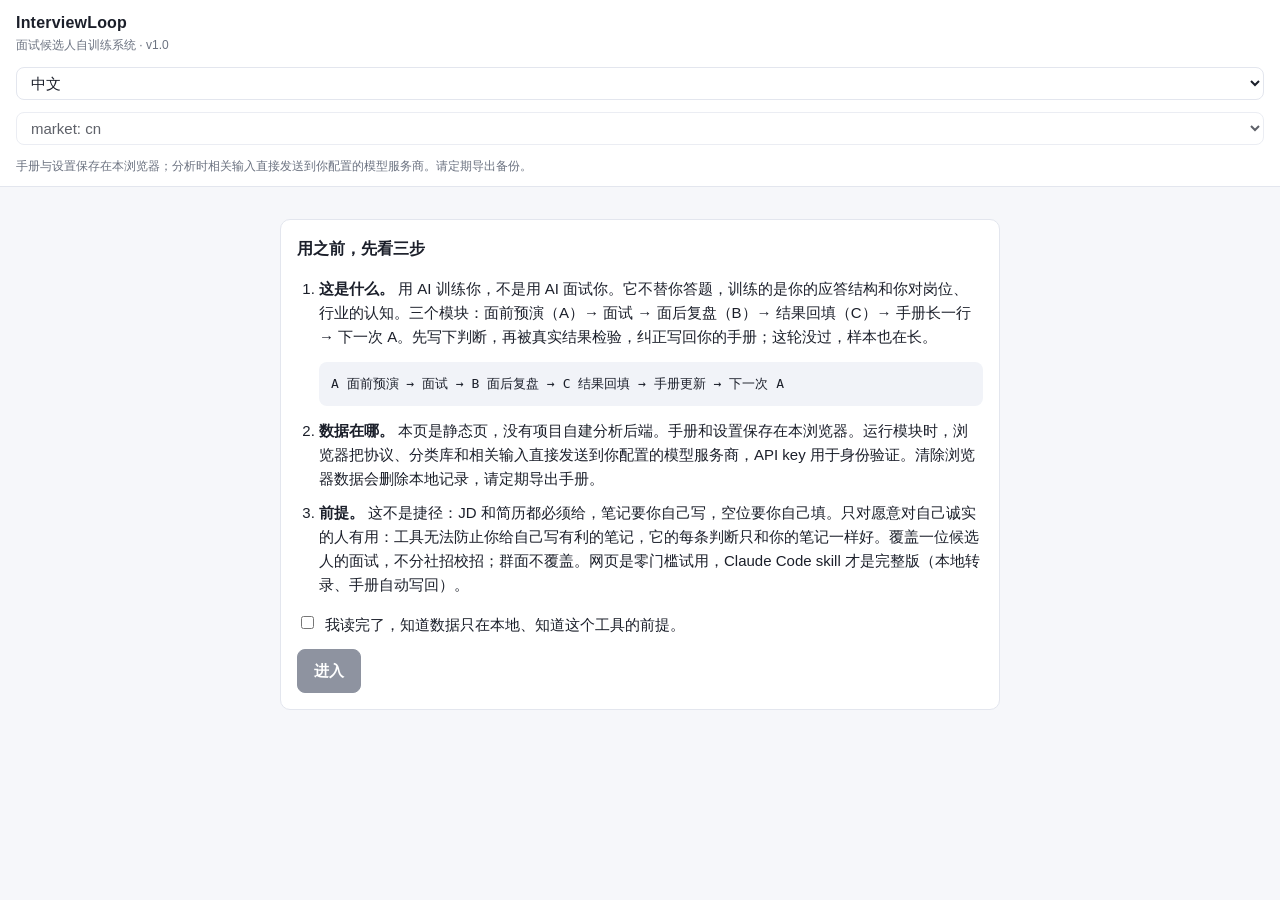
<file: index.html>
<!doctype html>
<html lang="zh-CN"><head><meta charset="utf-8"><meta http-equiv="refresh" content="0; url=web/"><title>InterviewLoop</title></head>
<body><a href="web/">InterviewLoop → web/</a></body></html>
</file>
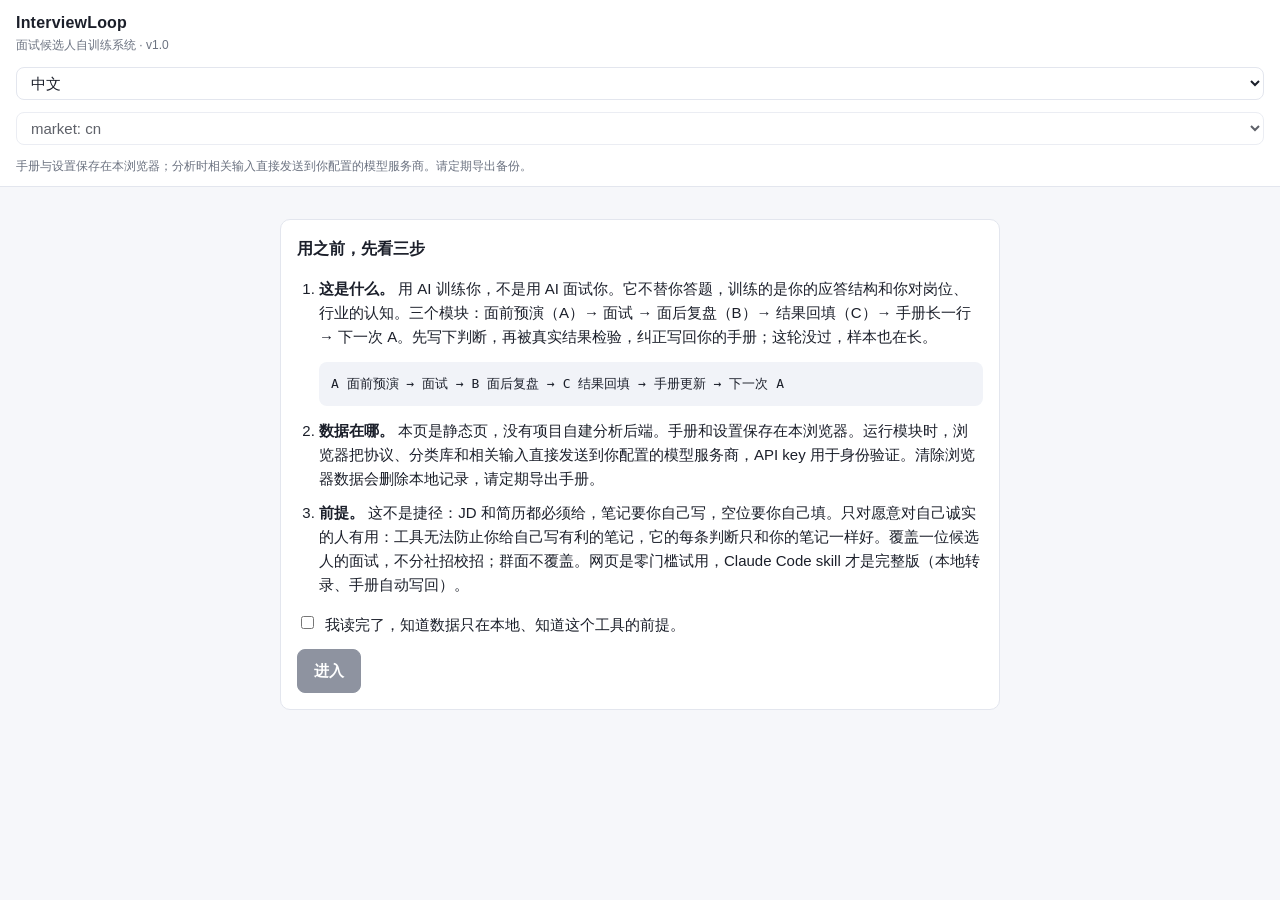
<file: web/index.html>
<!doctype html>
<html lang="zh-CN">
<head>
<meta charset="utf-8">
<meta name="viewport" content="width=device-width, initial-scale=1">
<title>InterviewLoop</title>
<meta name="theme-color" content="#1f2a44">
<link rel="manifest" href="manifest.webmanifest">
<link rel="icon" href="icon.svg" type="image/svg+xml">
<link rel="apple-touch-icon" href="icon-192.png">
<link rel="stylesheet" href="style.css">
</head>
<body>

<header class="top">
  <div><h1>InterviewLoop</h1><div class="sub" data-i18n="subtitle">面试候选人自训练系统 · v1.0</div></div>
  <div class="spacer"></div>
  <select id="lang" title="Language"><option value="zh">中文</option><option value="en">English</option></select>
  <select id="market" title="Market package" disabled><option value="cn">market: cn</option></select>
  <button id="btn-install" class="sec" hidden data-i18n="install">安装到桌面</button>
  <div class="privacy" data-i18n="privacy">手册与设置保存在本浏览器；分析时相关输入直接发送到你配置的模型服务商。请定期导出备份。</div>
</header>

<!-- 首次打开：三步说明页，读完解锁 -->
<section id="gate" class="gate card" hidden>
  <h2 data-i18n="gate.title">用之前，先看三步</h2>
  <ol>
    <li><b data-i18n="gate.s1t">这是什么。</b> <span data-i18n="gate.s1">用 AI 训练你，不是用 AI 面试你。它不替你答题，训练的是你的应答结构和你对岗位、行业的认知。三个模块：面前预演（A）→ 面试 → 面后复盘（B）→ 结果回填（C）→ 手册长一行 → 下一次 A。先写下判断，再被真实结果检验，纠正写回你的手册；这轮没过，样本也在长。</span>
      <pre>A 面前预演 → 面试 → B 面后复盘 → C 结果回填 → 手册更新 → 下一次 A</pre></li>
    <li><b data-i18n="gate.s2t">数据在哪。</b> <span data-i18n="gate.s2">本页是静态页，没有项目自建分析后端。手册和设置保存在本浏览器。运行模块时，浏览器把协议、分类库和相关输入直接发送到你配置的模型服务商，API key 用于身份验证。清除浏览器数据会删除本地记录，请定期导出手册。</span></li>
    <li><b data-i18n="gate.s3t">前提。</b> <span data-i18n="gate.s3">这不是捷径：JD 和简历都必须给，笔记要你自己写，空位要你自己填。只对愿意对自己诚实的人有用：工具无法防止你给自己写有利的笔记，它的每条判断只和你的笔记一样好。覆盖一位候选人的面试，不分社招校招；群面不覆盖。网页是零门槛试用，Claude Code skill 才是完整版（本地转录、手册自动写回）。</span></li>
  </ol>
  <label class="chk"><input type="checkbox" id="gate-ok"> <span data-i18n="gate.ok">我读完了，知道数据只在本地、知道这个工具的前提。</span></label>
  <div class="btns"><button id="gate-go" class="pri" disabled data-i18n="gate.go">进入</button></div>
</section>

<div id="app" hidden>
<nav class="tabs" id="tabs">
  <button data-tab="about" class="on" data-i18n="tab.about">关于</button>
  <button data-tab="handbook" data-i18n="tab.hb">手册</button>
  <button data-tab="A" data-i18n="tab.a">A · 面前预演</button>
  <button data-tab="B" data-i18n="tab.b">B · 面后复盘</button>
  <button data-tab="C" data-i18n="tab.c">C · 结果回填</button>
  <button data-tab="transcribe" data-i18n="tab.t">转录</button>
  <button data-tab="settings" data-i18n="tab.s">设置</button>
</nav>

<main>

<!-- 关于 -->
<section class="panel on" id="p-about">
  <div class="card">
    <h2 data-i18n="ab.h">用 AI 训练你，不是用 AI 面试你</h2>
    <p data-i18n="ab.p1">市面上的 AI 面试工具大多在替你做事：面试中实时提词，或者扮演面试官给你打分。它们都不会增加你自己的思考。InterviewLoop 反过来：AI 只负责把结构、证据和空位摆到你面前，想和答都由你完成。</p>
    <h3 data-i18n="ab.h2">它训练你的三样东西</h3>
    <ul>
      <li data-i18n="ab.t1">应答结构：十个回答骨架（判断 + 依据 + 反悔条件、受控示弱、案例题前置检索……），只给结构和一句参考句，不给答案全文。</li>
      <li data-i18n="ab.t2">对岗位和行业的认知：把 JD 逐条对上你的证据，缺口和错位摆在投递之前；看清这个岗位到底在买什么，你和它是否匹配。</li>
      <li data-i18n="ab.t3">对自己的判断：每场面后，在知道结果之前先写下你对这场的判断。目的不是算得准，而是逼你先下判断、再被结果检验，慢慢知道自己对现场的哪些感觉靠得住。</li>
    </ul>
    <h3 data-i18n="ab.h3">你会得到什么</h3>
    <p data-i18n="ab.p3">一本只属于你的手册：哪些失分模式在你身上反复出现、哪些通过信号在你身上真的灵、哪句口径两场说得不一样。面到第三场，你自己看不见的规律就会显出来：作者用自己三场真实面试试跑，同一个失分模式三场全中，凭感觉复盘时完全没发现。这一轮没过也没关系，样本在长。</p>
    <h3 data-i18n="ab.h4">它不做什么</h3>
    <p data-i18n="ab.p4">不替你答题，不扮演面试官，不写话术全文，不评分，不预测通过率，不评价面试官和公司。只有你能填的位置一律留空，打上【空位·思考漏洞】：空位是训练点，不是功能缺失。</p>
    <h3 data-i18n="ab.h5">怎么开始</h3>
    <ol>
      <li data-i18n="ab.s1">面试前：到"A · 面前预演"，贴 JD 和简历要点（两者都必填），拿到错位拦截、QA 预案和带标记的自介半成品。</li>
      <li data-i18n="ab.s2">面试后：到"B · 面后复盘"，填笔记（填不全也行，模型只问缺的），拿到类型判定、失分模式、信号表和预测。</li>
      <li data-i18n="ab.s3">结果出来：到"C · 结果回填"，一行字写回手册；预测错了就多一条校准记录。</li>
    </ol>
    <p class="hint" data-i18n="ab.p5">手册与设置本地保存，分析输入发送到所选模型服务商。网页版需要自备 API key；Claude Code skill 另提供本地转录、笔记草稿和自动写回手册：npx skills add interviewloop-cn/interviewloop</p>
    <div class="btns"><button id="ab-demo" class="pri" data-i18n="ab.demo">看一场完整示例（不需要 key）</button><button id="ab-go" class="sec" data-i18n="ab.go">从模块 A 开始</button><button id="ab-prompt" class="sec" data-i18n="ab.prompt">零安装：拿单文件提示词</button><button id="ab-gate" class="sec" data-i18n="ab.gate">重看三步说明</button></div>
  </div>
</section>

<!-- 手册 -->
<section class="panel" id="p-handbook">
  <div class="card">
    <h2 data-i18n="hb.title">个人手册（只存在本浏览器）</h2>
    <p class="hint" data-i18n="hb.hint">模板来自 templates/handbook.md。跑完 B 或 C 后，下面会出现"待合并的手册增量"，点"追加到手册"即可写回末尾；想改措辞可先编辑手册再追加。自动保存。</p>
    <textarea id="hb" class="tall" spellcheck="false"></textarea>
    <div class="btns">
      <button id="hb-export" class="pri" data-i18n="hb.export">导出 handbook.md</button>
      <button id="hb-import-btn" class="sec" data-i18n="hb.import">导入 .md</button>
      <input type="file" id="hb-file" accept=".md,.txt,text/markdown,text/plain" hidden>
      <button id="hb-reset" class="sec" data-i18n="hb.reset">恢复为空模板</button>
      <span id="hb-status" class="status"></span>
    </div>
  </div>
  <div class="card" id="hb-inc-card" hidden>
    <h2 data-i18n="hb.inc">待合并的手册增量（来自最近一次 B / C 输出）</h2>
    <div class="out" id="hb-inc"></div>
    <div class="btns"><button id="hb-inc-append" data-i18n="hb.incappend">追加到手册</button><button id="hb-inc-copy" class="sec" data-i18n="copy">复制</button><button id="hb-inc-clear" class="sec" data-i18n="hb.incclear">已手动合并，清除</button></div>
  </div>
</section>

<!-- 模块 A -->
<section class="panel" id="p-A">
  <div class="card">
    <h2 data-i18n="a.title">模块 A · 面前预演</h2>
    <p class="hint" data-i18n="a.hint">输出：错位拦截与硬门槛 → JD↔证据映射 → 类型预判与骨架 → 5 分钟核对单 → QA 预案（结构 + 参考句）→ 带标记的自介半成品。不写答案全文，不预测通过率。</p>
    <label class="f" data-i18n="a.jd">JD 全文（必填）</label><textarea id="a-jd" spellcheck="false"></textarea>
    <label class="f" data-i18n="a.resume">简历要点（必填；简历原文或 5–10 条带数字的经历。本浏览器记住，下次不用重填）</label><textarea id="a-resume" spellcheck="false"></textarea>
    <div class="row">
      <div><label class="f" data-i18n="a.round">轮次</label><select id="a-round"><option value="">—</option><option>一面</option><option>二面</option><option>交叉面</option><option>HR</option><option>终面</option></select></div>
      <div><label class="f" data-i18n="a.interviewer">面试官身份（职务，不写姓名）</label><input type="text" id="a-interviewer"></div>
      <div><label class="f" data-i18n="a.planned">原定时长（分钟）</label><input type="number" id="a-planned" min="5" max="180"></div>
      <div><label class="f" data-i18n="a.intro">自介时长要求（如"3 分钟"）</label><input type="text" id="a-intro"></div>
    </div>
    <div class="row">
      <div><label class="f" data-i18n="a.salary">期望薪资（可空）</label><input type="text" id="a-salary"></div>
      <div><label class="f" data-i18n="a.start">可到岗时间（可空）</label><input type="text" id="a-start"></div>
      <div><label class="f" data-i18n="a.jdsalary">JD 标注的薪资区间（原样抄，可空）</label><input type="text" id="a-jdsalary"></div>
    </div>
    <label class="chk"><input type="checkbox" id="a-usehb" checked> <span data-i18n="usehb">附带个人手册</span></label>
    <div class="btns"><button id="a-run" class="pri" data-i18n="run">运行模块 A</button><button id="a-stop" class="sec" disabled data-i18n="stop">停止</button><span id="a-status" class="status"></span></div>
  </div>
  <div class="card">
    <div class="btns" style="margin:0 0 10px"><button id="a-copy" class="sec" data-i18n="copy">复制</button><button id="a-download" class="sec" data-i18n="download">下载 .md</button><button id="a-raw" class="sec" data-i18n="raw">切换原文/渲染</button></div>
    <div class="out" id="a-out"></div>
  </div>
</section>

<!-- 模块 B -->
<section class="panel" id="p-B">
  <div class="card">
    <h2 data-i18n="b.title">模块 B · 面后复盘</h2>
    <p class="hint" data-i18n="b.hint">笔记模板能填多少填多少：填不全，模型会按材料完整度只问缺的 3–5 个问题。底部三个计数字段是硬信号的唯一依据，问不出 = 无法判断。输出固定三段：结论卡 / 明细 / 自检。</p>
    <label class="f" data-i18n="b.notes">面后笔记（必填；模板已预填）</label><textarea id="b-notes" class="tall" spellcheck="false"></textarea>
    <label class="f" data-i18n="b.transcript">转录（可选；有则粘贴，[原话] 标签只在有转录时可用）</label><textarea id="b-transcript" spellcheck="false"></textarea>
    <label class="chk"><input type="checkbox" id="b-usea" checked> <span data-i18n="b.usea">附带最近一次模块 A 输出（用于对照预判与 QA 命中）</span></label>
    <label class="chk"><input type="checkbox" id="b-usehb" checked> <span data-i18n="usehb">附带个人手册</span></label>
    <div class="btns"><button id="b-run" class="pri" data-i18n="run.b">运行模块 B</button><button id="b-stop" class="sec" disabled data-i18n="stop">停止</button><span id="b-status" class="status"></span></div>
  </div>
  <div class="card">
    <div class="btns" style="margin:0 0 10px"><button id="b-copy" class="sec" data-i18n="copy">复制</button><button id="b-download" class="sec" data-i18n="download">下载 .md</button><button id="b-raw" class="sec" data-i18n="raw">切换原文/渲染</button></div>
    <div class="out" id="b-out"></div>
  </div>
</section>

<!-- 模块 C -->
<section class="panel" id="p-C">
  <div class="card">
    <h2 data-i18n="c.title">模块 C · 结果回填</h2>
    <p class="hint" data-i18n="c.hint">一行字。写回场次记录；与 B 的预测比对；不一致则加一条校准记录。不推测原因，不建议下一步。</p>
    <div class="row">
      <label class="chk"><input type="radio" name="c-result" value="通过"> <span data-i18n="c.pass">通过</span></label>
      <label class="chk"><input type="radio" name="c-result" value="未通过"> <span data-i18n="c.fail">未通过</span></label>
      <label class="chk"><input type="radio" name="c-result" value="走到第 N 轮"> <span data-i18n="c.round">走到第 N 轮</span> <input type="number" id="c-n" min="2" max="9" style="width:70px;margin-left:6px"></label>
      <label class="chk"><input type="radio" name="c-result" value="未知"> <span data-i18n="c.unknown">未知</span></label>
    </div>
    <label class="f" data-i18n="c.feedback">面试官反馈一句（有则记，无则空）</label><input type="text" id="c-feedback">
    <label class="chk"><input type="checkbox" id="c-useb" checked disabled> <span data-i18n="c.useb">附带最近一次模块 B 输出（必需）</span></label>
    <label class="chk"><input type="checkbox" id="c-usehb" checked> <span data-i18n="usehb">附带个人手册</span></label>
    <div class="btns"><button id="c-run" class="pri" data-i18n="run.c">运行模块 C</button><button id="c-stop" class="sec" disabled data-i18n="stop">停止</button><span id="c-status" class="status"></span></div>
  </div>
  <div class="card">
    <div class="btns" style="margin:0 0 10px"><button id="c-copy" class="sec" data-i18n="copy">复制</button><button id="c-download" class="sec" data-i18n="download">下载 .md</button><button id="c-raw" class="sec" data-i18n="raw">切换原文/渲染</button></div>
    <div class="out" id="c-out"></div>
  </div>
</section>

<!-- 转录 -->
<section class="panel" id="p-transcribe">
  <div class="card">
    <h2 data-i18n="t.title">录音转录（实验性入口）</h2>
    <div class="note warn" data-i18n="t.warn">录音前确认对方同意及当地法律。音频只在本页内存里，不上传、不保存到服务器；关闭页面即消失。</div>
    <p class="hint" data-i18n="t.hint">两种转录方式，都由你主动触发：① 浏览器本地开源语音模型（首次需下载模型文件，之后离线可用）；② 你自己的语音接口 key（OpenAI 兼容 /audio/transcriptions）。本页不内嵌任何 key。</p>
    <div class="btns">
      <button id="t-rec" class="sec" data-i18n="t.rec">开始录音</button>
      <button id="t-file-btn" class="sec" data-i18n="t.file">导入音频文件</button>
      <input type="file" id="t-file" accept="audio/*" hidden>
      <span id="t-audio-status" class="status"></span>
    </div>
    <audio id="t-audio" controls hidden style="width:100%;margin-top:10px"></audio>
    <div class="row">
      <div><label class="f" data-i18n="t.mode">转录方式</label><select id="t-mode"><option value="local" data-i18n="t.mode.local">本地模型（浏览器内运行）</option><option value="byok" data-i18n="t.mode.byok">BYOK 语音接口</option></select></div>
      <div id="t-local-opts"><label class="f" data-i18n="t.model">本地模型</label><select id="t-model"><option value="Xenova/whisper-tiny">whisper-tiny（约 40MB，快）</option><option value="Xenova/whisper-base">whisper-base（约 75MB）</option><option value="Xenova/whisper-small">whisper-small（约 250MB，准）</option></select></div>
      <div id="t-byok-opts" hidden>
        <label class="f" data-i18n="t.url">接口地址</label><input type="text" id="t-url" placeholder="https://api.openai.com/v1">
        <label class="f" data-i18n="t.key">语音接口 key（只存本浏览器）</label><input type="password" id="t-key" autocomplete="off">
        <label class="f" data-i18n="t.amodel">模型名</label><input type="text" id="t-amodel" placeholder="whisper-1">
      </div>
    </div>
    <div class="btns"><button id="t-run" class="pri" disabled data-i18n="t.run">开始转录</button><span id="t-status" class="status"></span></div>
    <label class="f" data-i18n="t.out">转录结果（可编辑）</label><textarea id="t-out" class="tall" spellcheck="false"></textarea>
    <div class="btns"><button id="t-toB" class="sec" data-i18n="t.toB">填入模块 B 的转录框</button><button id="t-download" class="sec" data-i18n="download">下载 .md</button></div>
  </div>
</section>

<!-- 设置 -->
<section class="panel" id="p-settings">
  <div class="card">
    <h2 data-i18n="s.title">模型与 key（只存本浏览器）</h2>
    <div class="row">
      <div><label class="f" data-i18n="s.provider">接口</label><select id="s-provider"><option value="anthropic">Anthropic（Claude）</option><option value="openai">OpenAI 兼容接口（DeepSeek / Kimi / 通义千问 / 豆包 / 智谱 / OpenAI）</option></select></div>
      <div id="s-anthropic-opts"><label class="f" data-i18n="s.model">模型</label><select id="s-model">
        <option value="claude-opus-5">claude-opus-5（默认）</option>
        <option value="claude-sonnet-5">claude-sonnet-5</option>
        <option value="claude-fable-5-1">claude-fable-5-1</option>
        <option value="claude-haiku-4-5">claude-haiku-4-5</option>
      </select></div>
      <div id="s-openai-opts" hidden>
        <label class="f" data-i18n="s.preset">预设（自动填接口地址）</label><select id="s-preset"><option value="">—</option><option value="deepseek">DeepSeek</option><option value="kimi">Kimi（月之暗面）</option><option value="qwen">通义千问（阿里云百炼）</option><option value="doubao">豆包（火山方舟）</option><option value="glm">智谱 GLM</option><option value="openai">OpenAI</option></select>
        <p class="hint" data-i18n="s.presetnote">DeepSeek、Kimi、通义千问、豆包、智谱、OpenAI 都允许浏览器直接调用（2026-09 实测）。模型名更新很快，请到对应平台控制台复制当前可用的模型名，示例可能已过期。</p>
        <label class="f" data-i18n="s.url">Base URL</label><input type="text" id="s-url" placeholder="https://api.openai.com/v1">
        <label class="f" data-i18n="s.omodel">模型名</label><input type="text" id="s-omodel" placeholder="gpt-…">
      </div>
    </div>
    <label class="f" data-i18n="s.key">API key</label><input type="password" id="s-key" autocomplete="off">
    <div class="row" id="s-anthropic-more">
      <div><label class="f" data-i18n="s.effort">思考深度（effort）</label><select id="s-effort"><option value="medium">medium</option><option value="high" selected>high</option><option value="low">low</option></select></div>
      <div><label class="chk" style="margin-top:28px"><input type="checkbox" id="s-fallback" checked> <span data-i18n="s.fallback">启用服务端回退（beta；模型拒答时自动换模型。报错时可关掉）</span></label></div>
    </div>
    <div class="btns"><button id="s-test" class="sec" data-i18n="s.test">测试连接（会发一次最小请求）</button><span id="s-status" class="status"></span></div>
    <p class="hint" data-i18n="s.note">协议与分类库随本页离线缓存。每次运行把 PROTOCOL + taxonomy 五个文件 + 你的输入一起发给上面的接口；Anthropic 接口对协议部分启用提示缓存以降低费用。</p>
  </div>
  <div class="card">
    <h2 data-i18n="s.data">本地数据</h2>
    <div class="kv" id="s-usage"></div>
    <div class="btns"><button id="s-export-all" class="sec" data-i18n="s.exportall">导出全部（手册 + 最近 A/B/C 输出）</button><button id="s-wipe" class="sec" data-i18n="s.wipe">清除本浏览器全部数据</button></div>
  </div>
  <div class="card">
    <h2 data-i18n="s.about">关于</h2>
    <p class="hint"><span data-i18n="s.aboutp">协议本体是 PROTOCOL.md，任何大模型都能跑；本页只是它的一个客户端。分类库是种子不是全集，"未分类"是合法输出。</span> <a href="../README.md" target="_blank">README</a> · <a href="../PROTOCOL.md" target="_blank">PROTOCOL.md</a></p>
  </div>
</section>

</main>
</div>

<script src="md.js"></script>
<script src="app.js"></script>
</body>
</html>
</file>
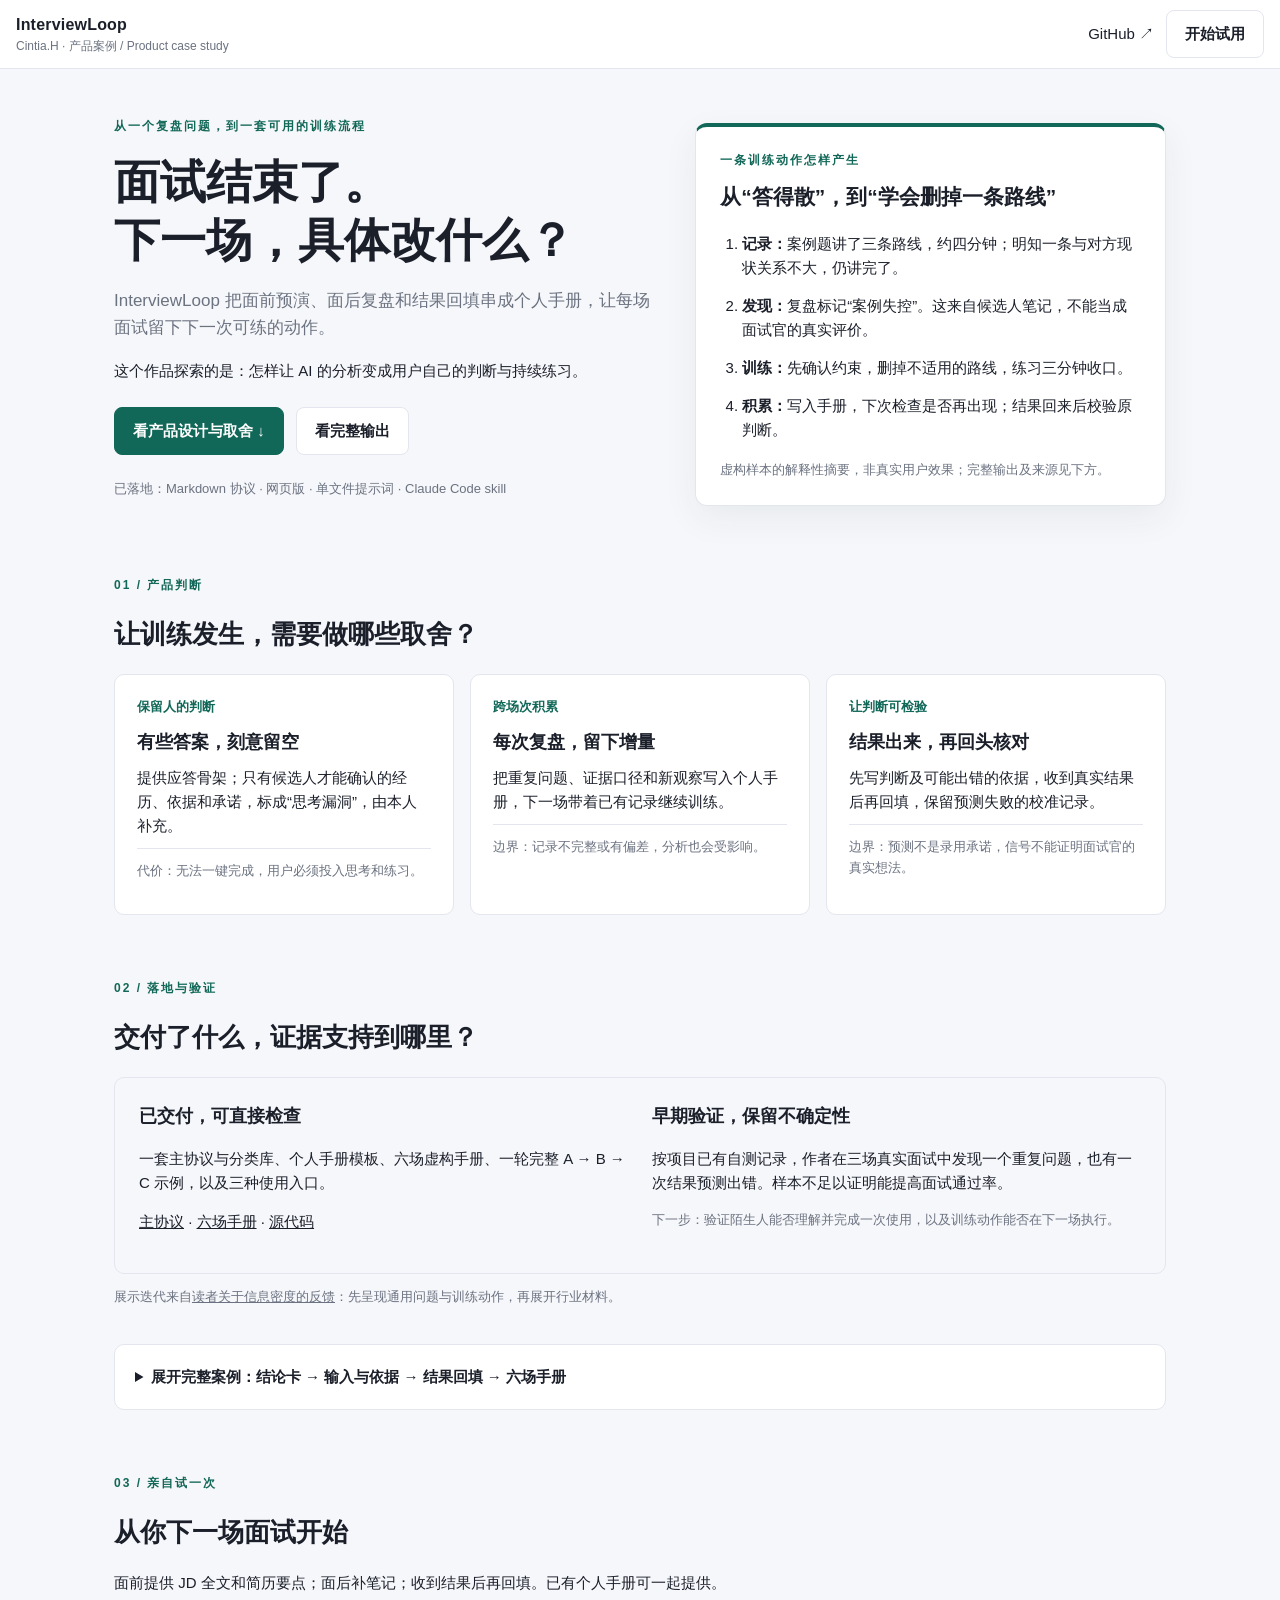
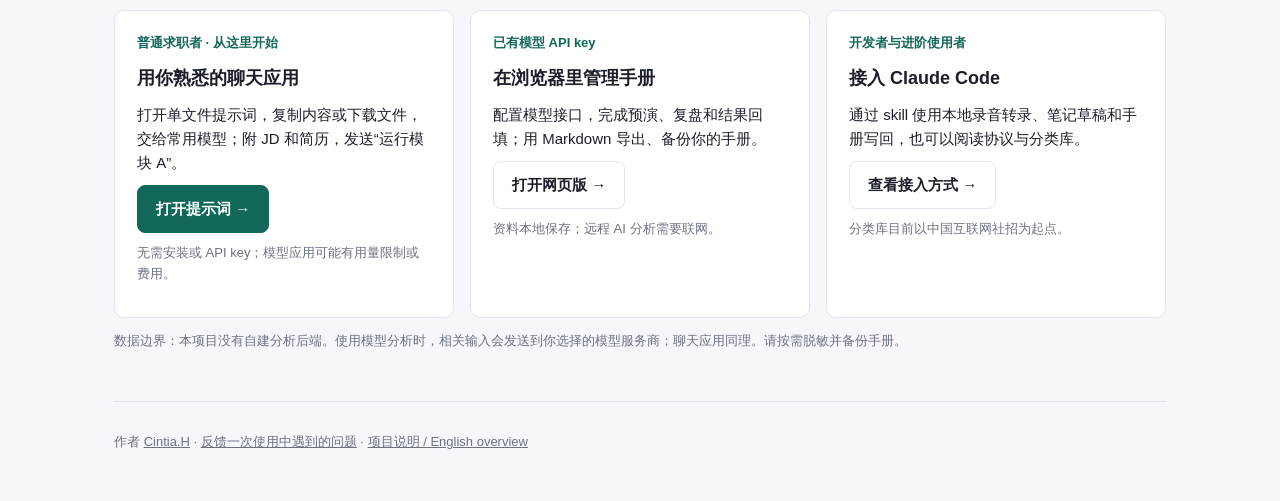
<file: web/demo.html>
<!doctype html>
<html lang="zh-CN">
<head>
<meta charset="utf-8">
<meta name="viewport" content="width=device-width, initial-scale=1">
<title>InterviewLoop · 产品设计、落地与完整示例</title>
<meta name="description" content="从面试复盘问题出发，看 InterviewLoop 的产品取舍、可运行示例与验证边界，再开始你的一场训练。">
<meta name="theme-color" content="#1f2a44">
<link rel="icon" href="icon.svg" type="image/svg+xml">
<link rel="stylesheet" href="style.css">
<style>
:root{--show-accent:#126858}html{scroll-behavior:smooth;scroll-padding-top:90px}.showcase{max-width:1100px;margin:auto;padding:48px 24px}.eyebrow{font-size:12px;letter-spacing:2px;color:var(--show-accent);font-weight:700}.hero{display:grid;grid-template-columns:1.15fr 1fr;gap:40px;align-items:center}.hero h2{font-size:clamp(30px,4vw,46px);line-height:1.25;margin:18px 0}.lede{color:var(--muted);font-size:17px;max-width:570px}.actions{display:flex;gap:12px;flex-wrap:wrap;margin:24px 0}.action{display:inline-block;padding:11px 18px;border:1px solid var(--line);border-radius:8px;text-decoration:none;background:var(--card);font-weight:600}.action.primary{background:var(--show-accent);color:white;border-color:var(--show-accent)}.sample{background:var(--card);border:1px solid var(--line);border-top:4px solid var(--show-accent);border-radius:12px;padding:24px;box-shadow:0 12px 35px #152d2810}.sample h3{font-size:21px;margin:10px 0 18px}.sample ol{padding-left:22px}.sample li{margin:14px 0}.sample small,.muted{color:var(--muted)}.block{margin-top:64px}.block h2{font-size:26px;line-height:1.35}.grid{display:grid;grid-template-columns:repeat(3,1fr);gap:16px}.tile{padding:22px;border:1px solid var(--line);background:var(--card);border-radius:10px}.tile h3{margin:10px 0;font-size:18px}.tile p{margin:10px 0}.num{color:var(--show-accent);font-weight:700;font-size:13px}.tradeoff{border-top:1px solid var(--line);padding-top:12px;color:var(--muted);font-size:13px}.validation{display:grid;grid-template-columns:1fr 1fr;gap:24px;padding:24px;border:1px solid var(--line);border-radius:10px}.validation h3{margin-top:0}.evidence{margin-top:36px;border:1px solid var(--line);border-radius:10px;background:var(--card);overflow:hidden}.evidence>summary{padding:20px;font-weight:650}.evidence .out{border:0}.tabs{position:static}.foot{padding-top:30px;margin-top:50px;border-top:1px solid var(--line);font-size:13px;color:var(--muted)}.top a{text-decoration:none}.top .sub{max-width:650px}@media(prefers-color-scheme:dark){:root{--show-accent:#69c7b0}.action.primary{color:#10251f}}@media(max-width:720px){.showcase{padding:28px 16px}.hero,.grid,.validation{grid-template-columns:1fr}.hero{gap:16px}.block{margin-top:42px}.top{position:static}.sample{padding:20px}.hero h2{font-size:32px}}@media(prefers-reduced-motion:reduce){html{scroll-behavior:auto}}
</style>
</head>
<body>
<header class="top">
  <div><h1>InterviewLoop</h1><div class="sub">Cintia.H · 产品案例 / Product case study</div></div>
  <div class="spacer"></div>
  <a href="https://github.com/interviewloop-cn/interviewloop">GitHub ↗</a>
  <a class="action" href="#try">开始试用</a>
</header>
<main class="showcase">
  <section class="hero" aria-labelledby="hero-title">
    <div>
      <div class="eyebrow">从一个复盘问题，到一套可用的训练流程</div>
      <h2 id="hero-title">面试结束了。<br>下一场，具体改什么？</h2>
      <p class="lede">InterviewLoop 把面前预演、面后复盘和结果回填串成个人手册，让每场面试留下下一次可练的动作。</p>
      <p>这个作品探索的是：怎样让 AI 的分析变成用户自己的判断与持续练习。</p>
      <div class="actions"><a class="action primary" href="#decisions">看产品设计与取舍 ↓</a><a class="action" href="#evidence">看完整输出</a></div>
      <p class="hint">已落地：Markdown 协议 · 网页版 · 单文件提示词 · Claude Code skill</p>
    </div>
    <aside class="sample" aria-label="虚构案例的复盘摘要">
      <div class="eyebrow">一条训练动作怎样产生</div>
      <h3>从“答得散”，到“学会删掉一条路线”</h3>
      <ol>
        <li><b>记录：</b>案例题讲了三条路线，约四分钟；明知一条与对方现状关系不大，仍讲完了。</li>
        <li><b>发现：</b>复盘标记“案例失控”。这来自候选人笔记，不能当成面试官的真实评价。</li>
        <li><b>训练：</b>先确认约束，删掉不适用的路线，练习三分钟收口。</li>
        <li><b>积累：</b>写入手册，下次检查是否再出现；结果回来后校验原判断。</li>
      </ol>
      <small>虚构样本的解释性摘要，非真实用户效果；完整输出及来源见下方。</small>
    </aside>
  </section>
  <section class="block" id="decisions" aria-labelledby="decision-title">
    <div class="eyebrow">01 / 产品判断</div><h2 id="decision-title">让训练发生，需要做哪些取舍？</h2>
    <div class="grid">
      <article class="tile"><div class="num">保留人的判断</div><h3>有些答案，刻意留空</h3><p>提供应答骨架；只有候选人才能确认的经历、依据和承诺，标成“思考漏洞”，由本人补充。</p><p class="tradeoff">代价：无法一键完成，用户必须投入思考和练习。</p></article>
      <article class="tile"><div class="num">跨场次积累</div><h3>每次复盘，留下增量</h3><p>把重复问题、证据口径和新观察写入个人手册，下一场带着已有记录继续训练。</p><p class="tradeoff">边界：记录不完整或有偏差，分析也会受影响。</p></article>
      <article class="tile"><div class="num">让判断可检验</div><h3>结果出来，再回头核对</h3><p>先写判断及可能出错的依据，收到真实结果后再回填，保留预测失败的校准记录。</p><p class="tradeoff">边界：预测不是录用承诺，信号不能证明面试官的真实想法。</p></article>
    </div>
  </section>
  <section class="block" aria-labelledby="validation-title">
    <div class="eyebrow">02 / 落地与验证</div><h2 id="validation-title">交付了什么，证据支持到哪里？</h2>
    <div class="validation">
      <div><h3>已交付，可直接检查</h3><p>一套主协议与分类库、个人手册模板、六场虚构手册、一轮完整 A → B → C 示例，以及三种使用入口。</p><p><a href="../PROTOCOL.md">主协议</a> · <a href="../example/handbook-sample.md">六场手册</a> · <a href="https://github.com/interviewloop-cn/interviewloop">源代码</a></p></div>
      <div><h3>早期验证，保留不确定性</h3><p>按项目已有自测记录，作者在三场真实面试中发现一个重复问题，也有一次结果预测出错。样本不足以证明能提高面试通过率。</p><p class="hint">下一步：验证陌生人能否理解并完成一次使用，以及训练动作能否在下一场执行。</p></div>
    </div>
    <p class="hint">展示迭代来自<a href="https://github.com/ruanyf/weekly/issues/12071#issuecomment-6031510046">读者关于信息密度的反馈</a>：先呈现通用问题与训练动作，再展开行业材料。</p>
    <details class="evidence" id="evidence"><summary>展开完整案例：结论卡 → 输入与依据 → 结果回填 → 六场手册</summary>
      <div style="padding:0 20px"><p><b>候选人 L 的第六场面试 · 全部虚构</b></p><p class="hint">行业背景为骨科器械临床市场。示例演示输出形态，并非效果验证；无需 API key。本轮未演示追问预演、跨轮对照和转录指标。</p></div>
      <nav class="tabs" id="tabs" aria-label="案例材料"></nav>
      <div class="out" id="out" role="region" aria-live="polite" aria-label="所选案例材料">加载中…</div>
    </details>
  </section>
  <section class="block" id="try" aria-labelledby="try-title"><div class="eyebrow">03 / 亲自试一次</div><h2 id="try-title">从你下一场面试开始</h2><p>面前提供 JD 全文和简历要点；面后补笔记；收到结果后再回填。已有个人手册可一起提供。</p>
    <div class="grid">
      <article class="tile"><div class="num">普通求职者 · 从这里开始</div><h3>用你熟悉的聊天应用</h3><p>打开单文件提示词，复制内容或下载文件，交给常用模型；附 JD 和简历，发送“运行模块 A”。</p><a class="action primary" href="../PROMPT.zh.md">打开提示词 →</a><p class="hint">无需安装或 API key；模型应用可能有用量限制或费用。</p></article>
      <article class="tile"><div class="num">已有模型 API key</div><h3>在浏览器里管理手册</h3><p>配置模型接口，完成预演、复盘和结果回填；用 Markdown 导出、备份你的手册。</p><a class="action" href="index.html">打开网页版 →</a><p class="hint">资料本地保存；远程 AI 分析需要联网。</p></article>
      <article class="tile"><div class="num">开发者与进阶使用者</div><h3>接入 Claude Code</h3><p>通过 skill 使用本地录音转录、笔记草稿和手册写回，也可以阅读协议与分类库。</p><a class="action" href="https://github.com/interviewloop-cn/interviewloop#开发者接入">查看接入方式 →</a><p class="hint">分类库目前以中国互联网社招为起点。</p></article>
    </div>
    <p class="hint">数据边界：本项目没有自建分析后端。使用模型分析时，相关输入会发送到你选择的模型服务商；聊天应用同理。请按需脱敏并备份手册。</p>
  </section>
  <footer class="foot">作者 <a href="https://github.com/cintiahuang123-ai">Cintia.H</a> · <a href="https://github.com/interviewloop-cn/interviewloop/issues/new/choose">反馈一次使用中遇到的问题</a> · <a href="../README.md">项目说明 / English overview</a></footer>
</main>
<script src="md.js"></script>
<script>
function openEvidence() { if (location.hash === '#evidence') document.getElementById('evidence').open = true; }
window.addEventListener('hashchange', openEvidence);
openEvidence();
(async () => {
  const { md2html } = window.ILmd;
  const read = async (url) => { const r = await fetch(url); if (!r.ok) throw new Error('无法读取案例资料'); return r.text(); };
  const [loop, hb] = await Promise.all([read('../example/loop-sample.md'), read('../example/handbook-sample.md')]);
  const parts = loop.split(/\n(?=# 第[一二三四五]部分)/);
  const pick = (kw) => parts.find(p => p.startsWith('# ') && p.split('\n')[0].includes(kw)) || '';
  const b = pick('第四部分');
  const card = (b.match(/## 第一段 · 结论卡[\s\S]*?(?=\n## 第二段)/) || [''])[0];
  const tabs = [
    ['结论卡', '# 面后复盘的结论卡（固定五行）\n\n' + card.replace('## 第一段 · 结论卡', '') + '\n\n> 类型判定来自面试官的行为；结果预测只是让你先写下判断，之后由真实结果来检验；"最需处理的 3 条"只给骨架编号和一行结构，不给答案全文；"未出现的劣势"是进步。'],
    ['A · 面前预演', pick('第一部分') + '\n\n' + pick('第二部分')],
    ['面后笔记', pick('第三部分')],
    ['B · 面后复盘', b],
    ['C · 结果回填', pick('第五部分')],
    ['六场之后的手册', hb],
  ];
  const nav = document.getElementById('tabs'), out = document.getElementById('out');
  tabs.forEach(([name, md], i) => {
    const btn = document.createElement('button'); btn.textContent = name; btn.type = 'button'; btn.setAttribute('aria-pressed', String(i === 0)); if (i === 0) btn.className = 'on';
    btn.onclick = () => { [...nav.children].forEach(x => { x.classList.remove('on'); x.setAttribute('aria-pressed', 'false'); }); btn.classList.add('on'); btn.setAttribute('aria-pressed', 'true'); out.innerHTML = md2html(md); };
    nav.appendChild(btn);
  });
  out.innerHTML = md2html(tabs[0][1]);
})().catch((e) => { document.getElementById('out').textContent = '示例加载失败：' + e.message; });
</script>
</body>
</html>
</file>
<file: web/style.css>
:root{--bg:#f6f7fa;--fg:#1b1f2a;--muted:#6b7280;--line:#e3e6ee;--card:#fff;--accent:#1f2a44;--accent-fg:#fff;--warn:#b45309;--warn-bg:#fff7ed;--ok:#166534;--ok-bg:#f0fdf4;--code:#f1f3f8;--radius:10px}
@media (prefers-color-scheme:dark){:root{--bg:#12141a;--fg:#e6e8ef;--muted:#9aa1b1;--line:#2a2f3a;--card:#1a1d25;--accent:#dfe4f2;--accent-fg:#12141a;--warn:#fbbf24;--warn-bg:#2a2210;--ok:#86efac;--ok-bg:#10261a;--code:#232734}}
*{box-sizing:border-box}html,body{margin:0;background:var(--bg);color:var(--fg);font:15px/1.6 -apple-system,BlinkMacSystemFont,"PingFang SC","Helvetica Neue",Arial,"Noto Sans CJK SC",sans-serif}
a{color:inherit}button,input,select,textarea{font:inherit;color:inherit}
.top{display:flex;align-items:center;gap:12px;padding:10px 16px;border-bottom:1px solid var(--line);background:var(--card);position:sticky;top:0;z-index:5;flex-wrap:wrap}
.top h1{font-size:16px;margin:0;font-weight:700;letter-spacing:.2px}.top .sub{color:var(--muted);font-size:12px}
.top .spacer{flex:1}.top select,.top button{padding:6px 10px;border:1px solid var(--line);border-radius:8px;background:var(--card)}
.top .privacy{font-size:12px;color:var(--muted);width:100%}
nav.tabs{display:flex;gap:4px;padding:8px 16px 0;overflow-x:auto;border-bottom:1px solid var(--line);background:var(--card)}
nav.tabs button{white-space:nowrap;padding:8px 14px;border:1px solid transparent;border-bottom:none;border-radius:8px 8px 0 0;background:transparent;color:var(--muted);cursor:pointer}
nav.tabs button.on{background:var(--bg);border-color:var(--line);color:var(--fg);font-weight:600}
main{padding:16px;max-width:1100px;margin:0 auto}
section.panel{display:none}section.panel.on{display:block}
.card{background:var(--card);border:1px solid var(--line);border-radius:var(--radius);padding:16px;margin-bottom:16px}
.card h2{font-size:16px;margin:0 0 8px}.card h3{font-size:14px;margin:14px 0 6px}
.hint{color:var(--muted);font-size:13px}
label.f{display:block;margin:10px 0 4px;font-size:13px;color:var(--muted)}
textarea,input[type=text],input[type=password],input[type=number],select{width:100%;padding:8px 10px;border:1px solid var(--line);border-radius:8px;background:var(--bg)}
textarea{min-height:120px;resize:vertical;font-family:ui-monospace,SFMono-Regular,Menlo,Consolas,monospace;font-size:13px;line-height:1.5}
textarea.tall{min-height:320px}
.row{display:flex;gap:12px;flex-wrap:wrap}.row>*{flex:1 1 200px}
.btns{display:flex;gap:8px;flex-wrap:wrap;margin-top:12px;align-items:center}
button.pri{background:var(--accent);color:var(--accent-fg);border:1px solid var(--accent);padding:9px 16px;border-radius:8px;cursor:pointer;font-weight:600}
button.sec{background:var(--card);border:1px solid var(--line);padding:8px 14px;border-radius:8px;cursor:pointer}
button:disabled{opacity:.5;cursor:not-allowed}
.note{padding:10px 12px;border-radius:8px;font-size:13px;margin:8px 0}.note.warn{background:var(--warn-bg);color:var(--warn)}.note.ok{background:var(--ok-bg);color:var(--ok)}
.out{border:1px solid var(--line);border-radius:var(--radius);background:var(--card);padding:16px;min-height:80px}
.out pre{background:var(--code);padding:10px;border-radius:8px;overflow:auto;font-size:13px;white-space:pre-wrap;word-break:break-word}
.out code{background:var(--code);padding:1px 5px;border-radius:4px;font-size:.92em}
.out table{border-collapse:collapse;width:100%;font-size:13px;margin:8px 0;display:block;overflow-x:auto}
.out th,.out td{border:1px solid var(--line);padding:5px 8px;text-align:left;vertical-align:top}
.out h1,.out h2,.out h3{margin:16px 0 6px}.out h1{font-size:18px}.out h2{font-size:16px}.out h3{font-size:14px}
.out blockquote{border-left:3px solid var(--line);margin:8px 0;padding:2px 12px;color:var(--muted)}
.out .gap{background:var(--warn-bg);color:var(--warn);padding:0 4px;border-radius:4px}
.status{font-size:13px;color:var(--muted);min-height:20px}
.gate{max-width:720px;margin:32px auto}.gate ol{padding-left:22px}.gate li{margin:10px 0}
.gate pre{background:var(--code);padding:12px;border-radius:8px;font-size:13px;overflow:auto}
.chk{display:flex;gap:8px;align-items:flex-start;margin-top:16px}
.kv{font-size:13px;color:var(--muted)}
details summary{cursor:pointer}
@media (max-width:600px){main{padding:12px}.card{padding:12px}}

#p-about p,#p-about li{line-height:1.75}#p-about ul,#p-about ol{padding-left:22px}#p-about li{margin:6px 0}
</file>
